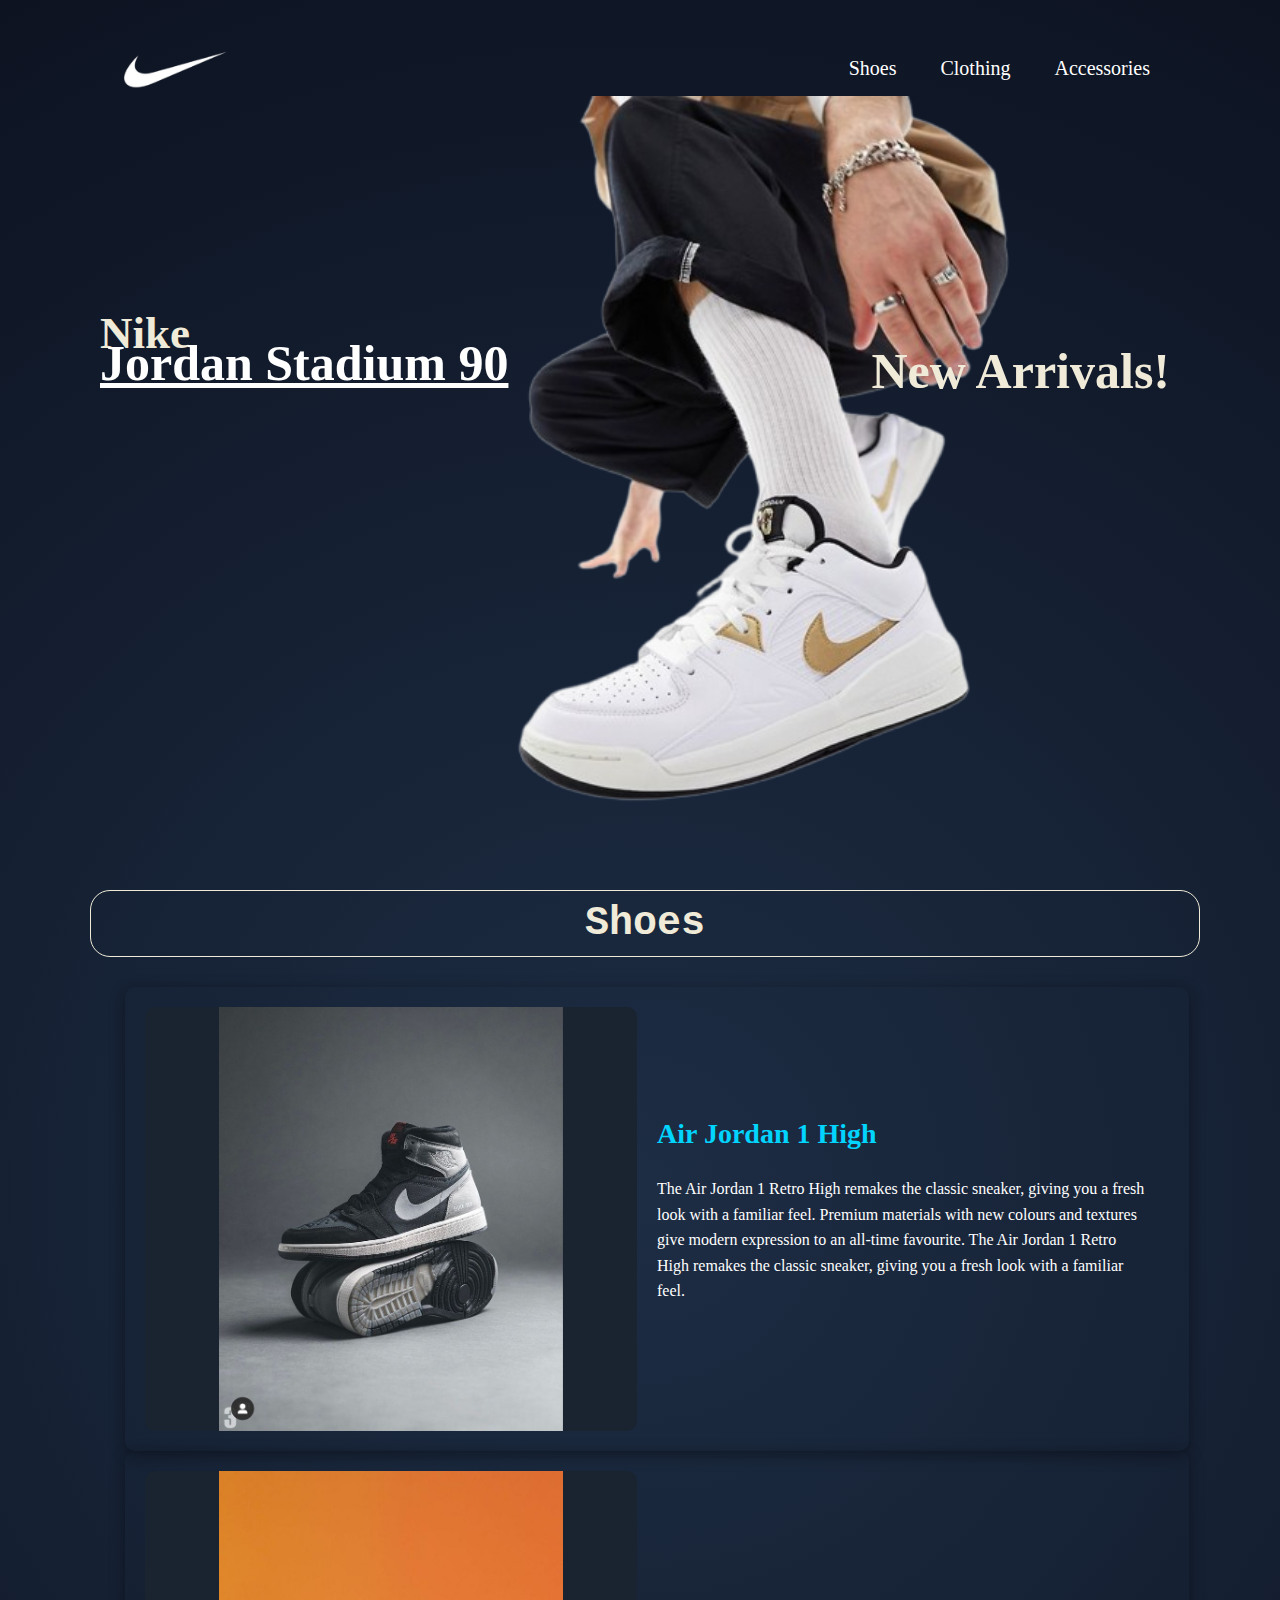
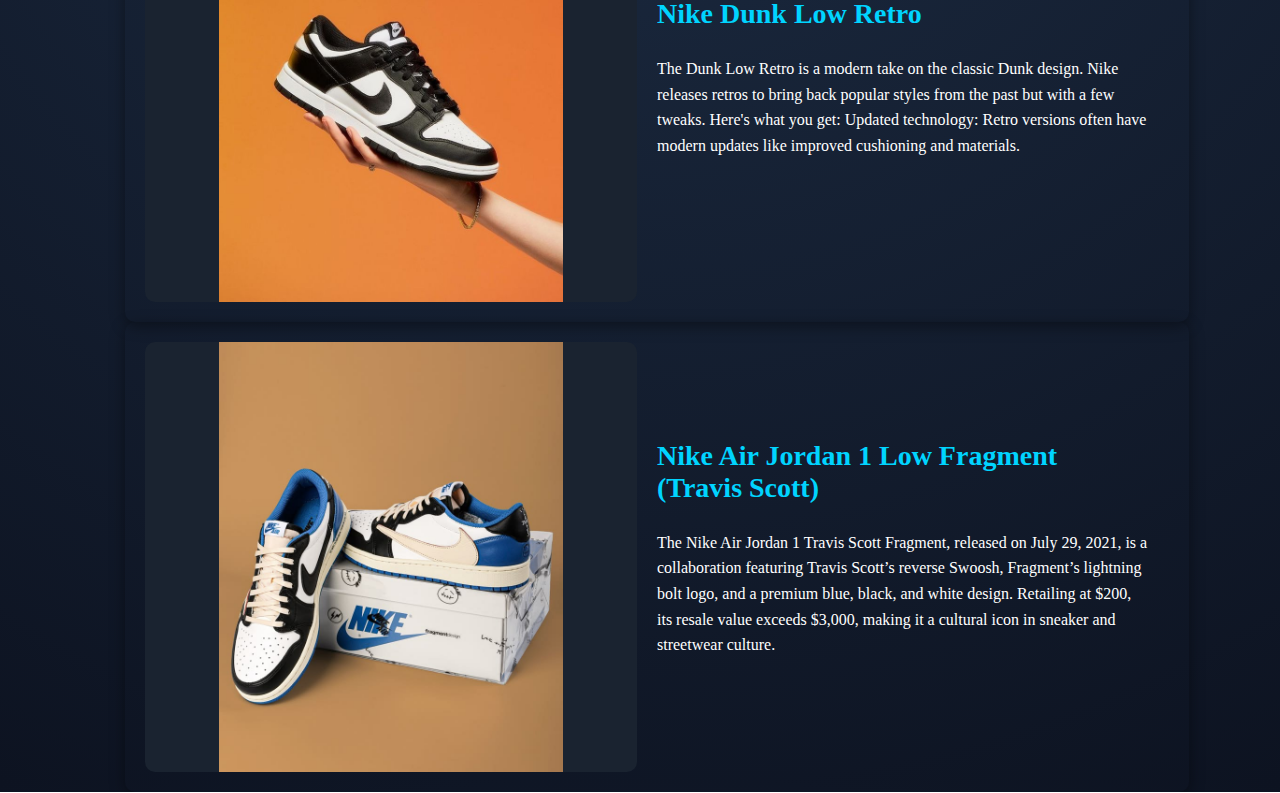
<file: Task 1/index.html>
<!DOCTYPE html>
<html lang="en">

<head>
    <meta charset="UTF-8">
    <meta name="viewport" content="width=device-width, initial-scale=1.0">
    <link rel="stylesheet" href="index.css">
    <title>Nike India</title>
</head>

<body>
    <div class="header">
        <div class="navbar">
            <div class="logo">
                <img src="logo.png" alt="Logo">

                <ul class="list">
                    <a href="#shoes">
                        <li>
                            Shoes
                        </li>
                    </a>
                    <a>
                        <li>
                            Clothing
                        </li>
                    </a>
                    <a>
                        <li>
                            Accessories
                        </li>
                    </a>
                </ul>
            </div>
        </div>
    </div>
    <section id="#main" class="photo">
        <img src="main.png" alt="main pic">
    </section>
    <section class="left">
        <h2>Nike</h2>
        <h1>Jordan Stadium 90</h1>
    </section>
    <section class="right">
        <h2>
            New Arrivals!
        </h2>
    </section>
    <h3 id="shoes">
        Shoes
    </h3>
    <section class="container">
        
        <div class="image-section">
            <img src="pic1.jpg" alt="Nike Sneakers">
        </div>
        <div class="description-section">
            <h1>Air Jordan 1 High</h1>
            <p>
                The Air Jordan 1 Retro High remakes the classic sneaker, giving you a fresh look with a familiar feel.
                Premium materials with new colours and textures give modern expression to an all-time favourite. The Air
                Jordan 1 Retro High remakes the classic sneaker, giving you a fresh look with a familiar feel.
            </p>
        </div>
    </section>

    <section class="container">
        <div class="image-section">
            <img src="pic2.jpg" alt="Nike Sneakers">
        </div>
        <div class="description-section">
            <h1>Nike Dunk Low Retro</h1>
            <p>
                The Dunk Low Retro is a modern take on the classic Dunk design. Nike releases retros to bring back
                popular styles from the past but with a few tweaks. Here's what you get: Updated technology: Retro
                versions often have modern updates like improved cushioning and materials.
        </div>
    </section>
    <section class="container">
        <div class="image-section">
            <img src="pic3.jpg" alt="Nike Sneakers">
        </div>
        <div class="description-section">
            <h1>Nike Air Jordan 1 Low Fragment (Travis Scott)</h1>
            <p>
                The Nike Air Jordan 1 Travis Scott Fragment, released on July 29, 2021, is a collaboration featuring
                Travis Scott’s reverse Swoosh, Fragment’s lightning bolt logo, and a premium blue, black, and white
                design. Retailing at $200, its resale value exceeds $3,000, making it a cultural icon in sneaker and
                streetwear culture.
        </div>
    </section>

</body>

</html>
</file>
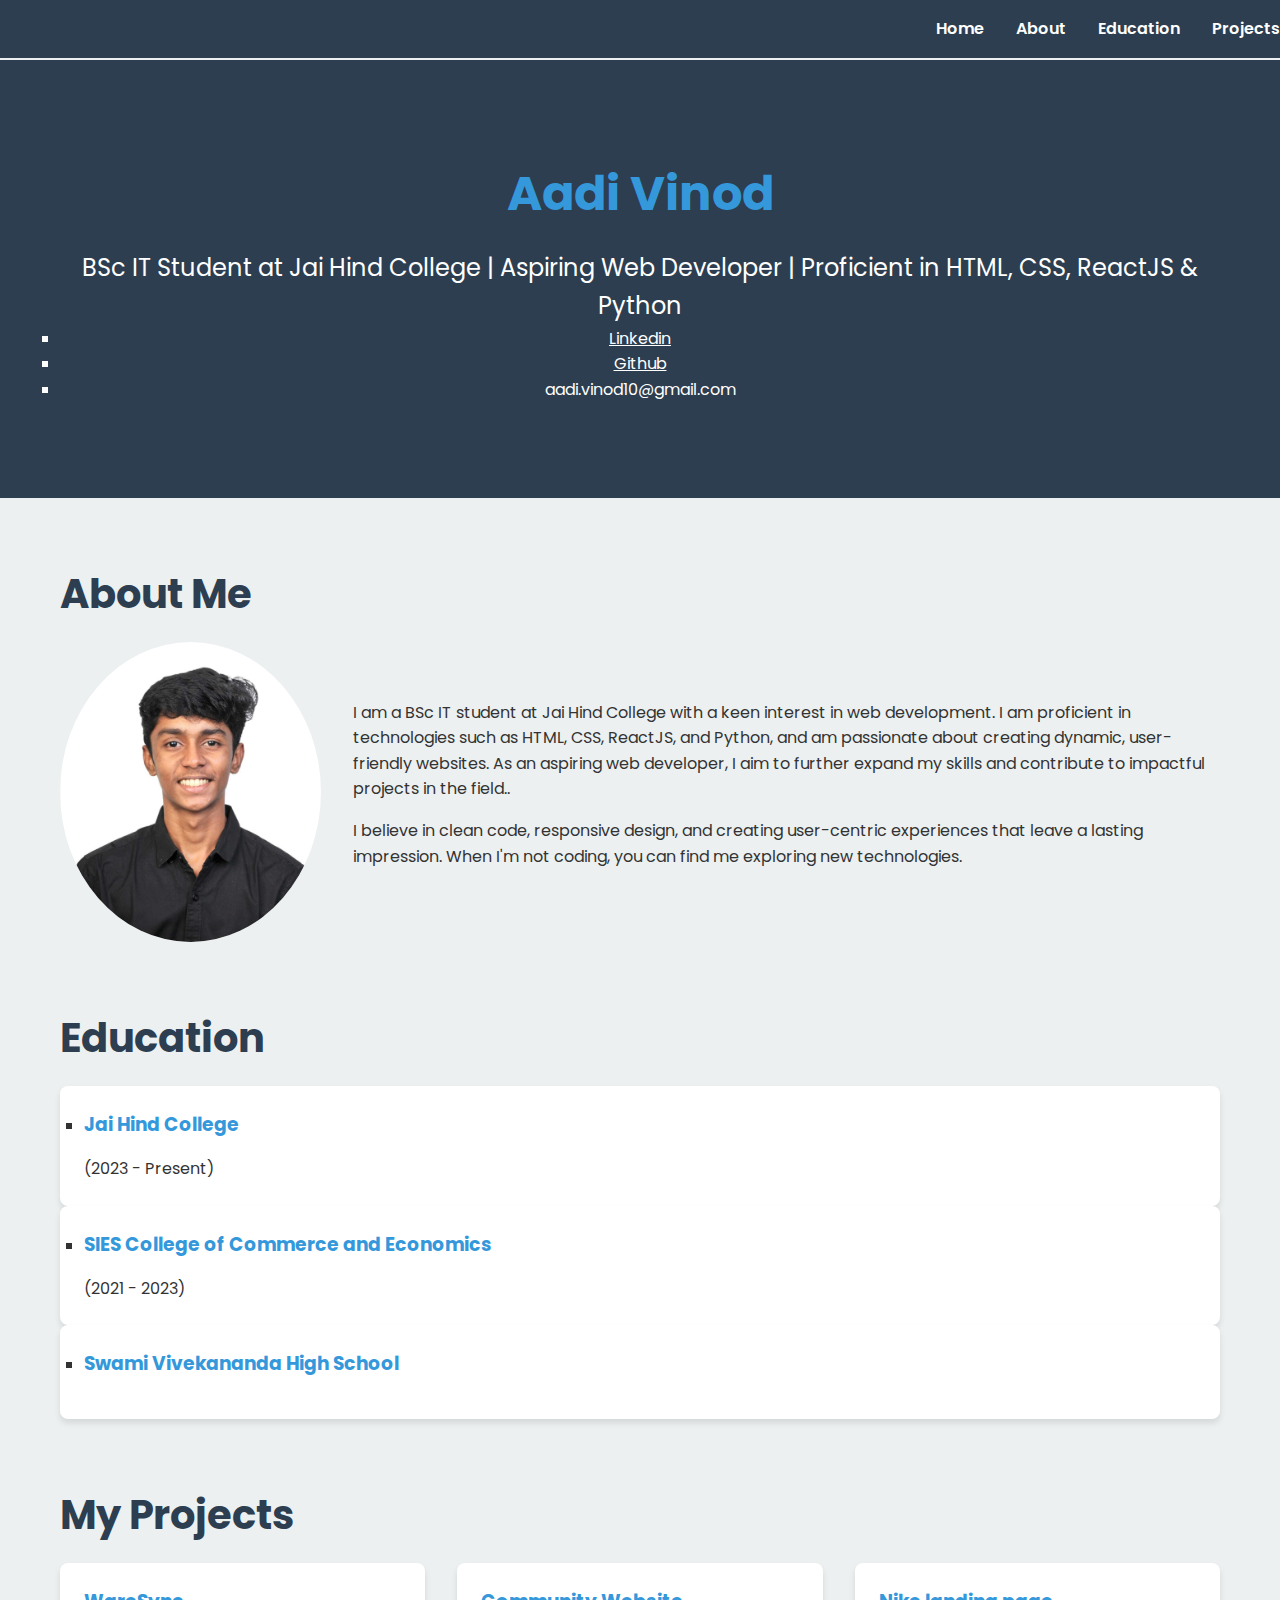
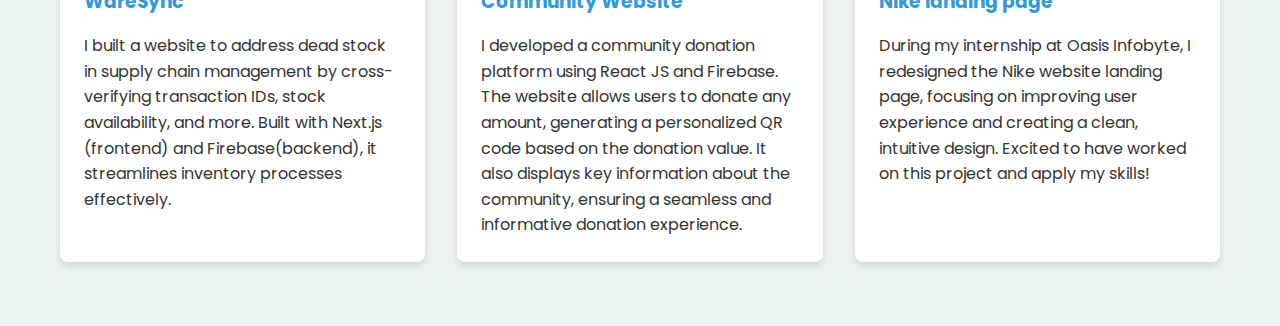
<file: Task 2/index.html>
<!DOCTYPE html>
<html lang="en">

<head>
    <meta charset="UTF-8">
    <meta name="viewport" content="width=device-width, initial-scale=1.0">
    <title>Aadi Vinod</title>
    <link rel="stylesheet" href="styles.css">
    <link href="https://fonts.googleapis.com/css2?family=Poppins:wght@300;400;600;700&display=swap" rel="stylesheet">
</head>

<body>
    <header>
        <nav>
            <ul>
                <li><a href="#home">Home</a></li>
                <li><a href="#about">About</a></li>
                <li><a href="#education">Education</a></li>
                <li><a href="#projects">Projects</a></li>
            </ul>
        </nav>
    </header>

    <main>
        <section id="home">
            <div class="container">
                <h1>Aadi Vinod</h1>
                <p>BSc IT Student at Jai Hind College | Aspiring Web Developer | Proficient in HTML, CSS, ReactJS &
                    Python</p>
                <li><a href="https://www.linkedin.com/in/aadi-vinod-3ba133321/">Linkedin</a></li>
                <li><a href="https://github.com/aadivinod">Github</a></li>
                <li>aadi.vinod10@gmail.com</a></li>
            </div>
        </section>

        <section id="about">
            <div class="container">
                <h2>About Me</h2>
                <div class="about-content">
                    <img src="pic.jpeg" alt="John Doe" class="profile-img">
                    <div class="about-text">
                        <p>I am a BSc IT student at Jai Hind College with a keen interest in web development. I am
                            proficient in technologies such as HTML, CSS, ReactJS, and Python, and am passionate about
                            creating dynamic, user-friendly websites. As an aspiring web developer, I aim to further
                            expand my skills and contribute to impactful projects in the field..</p>
                        <p>I believe in clean code, responsive design, and creating user-centric experiences that leave
                            a lasting impression. When I'm not coding, you can find me exploring new technologies.</p>
                    </div>
                </div>
            </div>
        </section>
        <section id="education" class="container">
            <h2>Education</h2>
            
            <ul>
                <div class="project-card1"><li><h3>Jai Hind College</h3> (2023 - Present)</li></div>
                <div class="project-card1"><li><h3>SIES College of Commerce and Economics</h3> (2021 - 2023)</li></div>
                <div class="project-card1"><li><h3>Swami Vivekananda High School</h3></li></div>
            </ul>
            
        </section>
        <section id="projects">
            <div class="container">
                <h2>My Projects</h2>
                <div class="project-grid">
                    <div class="project-card">
                        <h3>WareSync</h3>
                        <p>I built a website to address dead stock in supply chain management by cross-verifying
                            transaction IDs, stock availability, and more. Built with Next.js (frontend) and
                            Firebase(backend), it streamlines inventory processes effectively. </p>
                    </div>
                    <div class="project-card">
                        <h3>Community Website</h3>
                        <p>I developed a community donation platform using React JS and Firebase. The website allows
                            users to donate any amount, generating a personalized QR code based on the donation value.
                            It also displays key information about the community, ensuring a seamless and informative
                            donation experience.</p>
                    </div>
                    <div class="project-card">
                        <h3>Nike landing page</h3>
                        <p>During my internship at Oasis Infobyte, I redesigned the Nike website landing page, focusing
                            on improving user experience and creating a clean, intuitive design. Excited to have worked
                            on this project and apply my skills!</p>
                    </div>
                </div>
            </div>
        </section>
       
    </main>
</body>

</html>
</file>
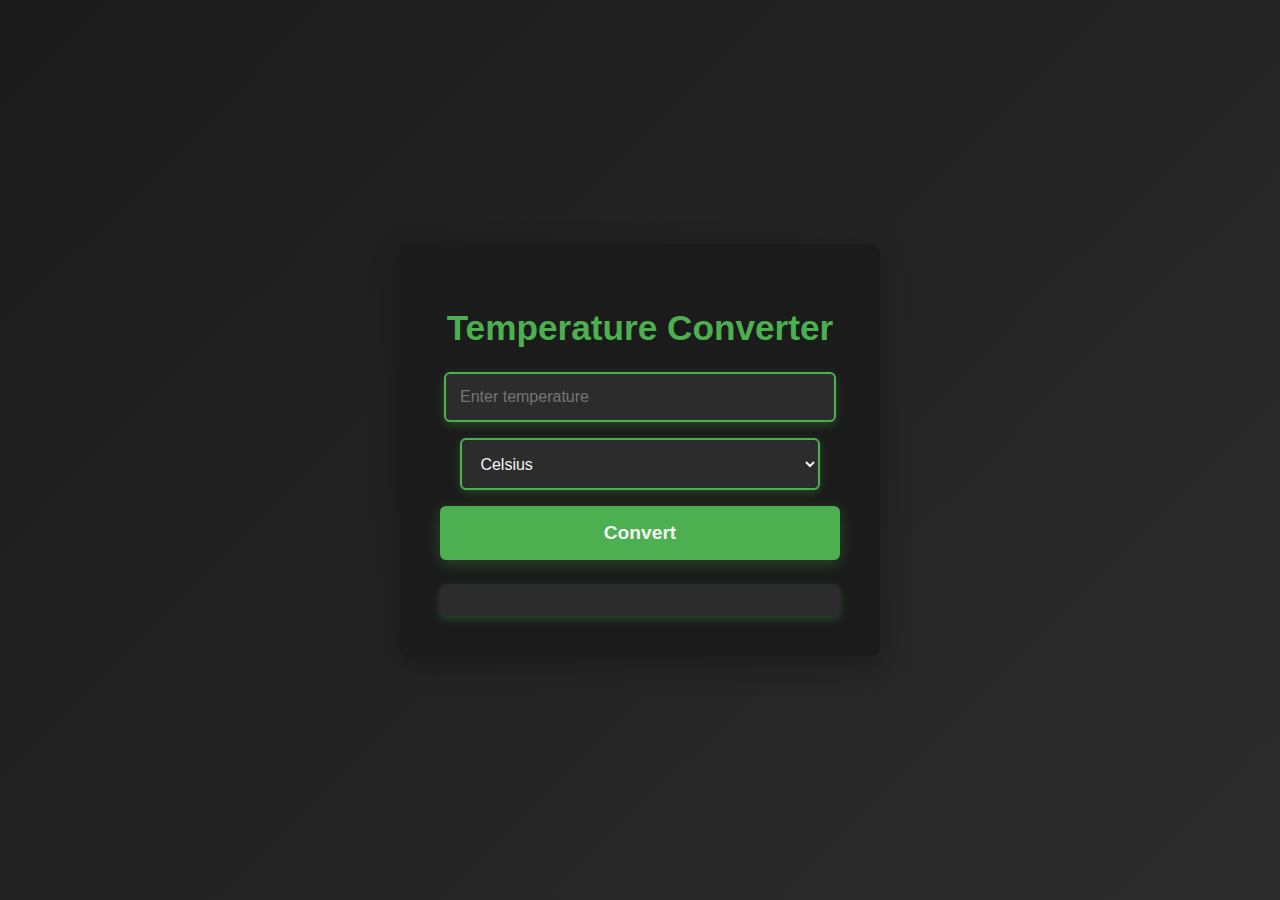
<file: Task 3/index.html>
<!DOCTYPE html>
<html lang="en">
<head>
    <meta charset="UTF-8">
    <meta name="viewport" content="width=device-width, initial-scale=1.0">
    <title>Temperature Converter</title>
    <style>
        :root {
            --primary-color: #4caf50;
            --secondary-color: #388e3c;
            --background-color: #1b1b1b;
            --text-color: #f5f5f5;
            --input-bg-color: #2c2c2c;
            --input-border-color: #4caf50;
            --button-bg-color: #4caf50;
            --button-hover-bg-color: #388e3c;
            --error-color: #e74c3c;
            --result-bg-color: #2c2c2c;
            --shadow-color: rgba(76, 175, 80, 0.3);
        }

        body {
            font-family: 'Roboto', Arial, sans-serif;
            margin: 0;
            height: 100vh;
            display: flex;
            justify-content: center;
            align-items: center;
            background: linear-gradient(135deg, #1b1b1b, #2c2c2c);
            color: var(--text-color);
        }

        .container {
            background-color: var(--background-color);
            padding: 2.5rem;
            border-radius: 10px;
            box-shadow: 0 8px 30px rgba(0, 0, 0, 0.3);
            text-align: center;
            width: 100%;
            max-width: 400px;
        }

        h1 {
            font-size: 2.2rem;
            color: var(--primary-color);
            margin-bottom: 1.5rem;
        }

        .input-group {
            margin-bottom: 1rem;
        }

        input[type="number"], select {
            width: 90%;
            padding: 0.9rem;
            font-size: 1rem;
            border-radius: 6px;
            border: 2px solid var(--input-border-color);
            background-color: var(--input-bg-color);
            color: var(--text-color);
            outline: none;
            box-shadow: 0 3px 8px var(--shadow-color);
            transition: border-color 0.3s, box-shadow 0.3s;
        }

        input[type="number"]:focus, select:focus {
            border-color: var(--secondary-color);
            box-shadow: 0 0 10px var(--primary-color);
        }

        button {
            width: 100%;
            padding: 1rem;
            font-size: 1.2rem;
            font-weight: bold;
            background-color: var(--button-bg-color);
            border: none;
            border-radius: 6px;
            color: var(--text-color);
            cursor: pointer;
            transition: background-color 0.5s, box-shadow 0.5s;
            box-shadow: 0 4px 15px var(--shadow-color);
        }

        button:hover {
            background-color: var(--button-hover-bg-color);
            box-shadow: 0 6px 20px rgba(56, 142, 60, 0.5);
        }

        .result {
            margin-top: 1.5rem;
            padding: 1rem;
            background-color: var(--result-bg-color);
            border-radius: 6px;
            color: var(--primary-color);
            font-size: 1.3rem;
            font-weight: bold;
            box-shadow: 0 3px 8px var(--shadow-color);
        }

        .error {
            color: var(--error-color);
            margin-top: 1rem;
            font-size: 0.9rem;
        }

        @media (max-width: 480px) {
            .container {
                padding: 2rem;
            }

            h1 {
                font-size: 1.8rem;
            }

            button {
                font-size: 1rem;
            }
        }
    </style>
</head>
<body>

<div class="container">
    <h1>Temperature Converter</h1>
    <div class="input-group">
        <input type="number" id="temperature" placeholder="Enter temperature" step="0.01">
    </div>
    <div class="input-group">
        <select id="unit">
            <option value="celsius">Celsius</option>
            <option value="fahrenheit">Fahrenheit</option>
            <option value="kelvin">Kelvin</option>
        </select>
    </div>
    <button onclick="convertTemperature()">Convert</button>
    <div id="errorMessage" class="error"></div>
    <div id="convertedTemperature" class="result"></div>
</div>

<script>
    function convertTemperature() {
        const temp = parseFloat(document.getElementById('temperature').value);
        const unit = document.getElementById('unit').value;
        const errorMessage = document.getElementById('errorMessage');
        const convertedTemperature = document.getElementById('convertedTemperature');

        errorMessage.textContent = '';
        convertedTemperature.textContent = '';

        if (isNaN(temp)) {
            errorMessage.textContent = 'Please enter a valid number!';
            return;
        }

        let result, unitLabel;

        switch (unit) {
            case 'celsius':
                result = (temp * 9/5) + 32;
                unitLabel = '°F';
                break;
            case 'fahrenheit':
                result = (temp - 32) * 5/9;
                unitLabel = '°C';
                break;
            case 'kelvin':
                result = temp - 273.15;
                unitLabel = '°C';
                break;
        }

        convertedTemperature.textContent = `${result.toFixed(2)} ${unitLabel}`;
    }
</script>

</body>
</html>
</file>
<file: Task 1/index.css>
body {
    margin: 0px;
    padding: 0px;
    justify-content: center;
    align-items: center;
    background: radial-gradient(circle, #1D2D44, #0D1321);
}

.header {
    padding-top: 1px;
    padding-left: 20px;
    position: relative;
}

.header .navbar .logo .list a li {
    display: inline-block;
    text-decoration: none;
    color: white;
    padding: 20px;
    font-size: 20px;
    border-radius: 10px;
    position: relative;
}

.header .navbar .logo .list  {
    float: right;
    padding-right: 110px;
    padding-top: 20px;
}

.header .navbar .logo .list a :hover{
    color: #0D1321;
    background-color: white;
    transition: 0.5s ease;

}

.header .logo img {
    width: 150px;
    height: 100px;
    float: left;
    padding-top: 20px;
    align-items: center;
    padding-left: 80px;
}

.photo {
    padding-left: 500px;
}

.photo img {
    position: relative;
    height: 710px;
    opacity: 1;
    bottom: 20px;
}

.left h1 {
    position: absolute;
    top: 300px;
    color: white;
    left: 100px;
    font-size: 50px;
    font-family: Cambria, Cochin, Georgia, Times, 'Times New Roman', serif;
    text-decoration: underline ;
}

.left h2 {
    position: absolute;
    left: 100px;
    top: 270px;
    font-size: 45px;
    color: #F0EBD8;
    font-family: Cambria, Cochin, Georgia, Times, 'Times New Roman', serif;
}

.right h2 {
    position: absolute;
    color: #F0EBD8;
    right: 110px;
    top: 300px;
    font-family: Cambria, Cochin, Georgia, Times, 'Times New Roman', serif;
    font-size: 50px;
}
a{
    text-decoration: none;
}
.second{
    /*background-image:url(1.png);*/
    width: 100%;
    height: 100%;
    background-color:#0D1321;
    position: relative;
}
h3
{
    position:relative;
    width: 85%;
    text-align: center;
    left:90px;
    font-size: 40px;
    color:#F0EBD8;
    top: 20px;
    padding: 10px;
    border-radius: 20px;
    font-family:monospace;
    border: 1px solid ;
}
h3 :hover{
    background-color: #0D1321;
    color: white;
    cursor: pointer;

}
.container {
    position: relative;
    display: flex;
    width: 80%;
    left: 125px;
    border-radius: 10px;
    overflow: hidden;
    box-shadow: 0 4px 15px rgba(0, 0, 0, 0.4);
    top: 10px;
    padding: 20px;
  }
  .image-section {
    flex: 1;
    display: flex;
    justify-content: center;
    position: relative;
    background-color: #1a2330;
    border-radius: 10px;
    
  }
  .image-section img {
    width: 70%;
    height: 100%;
    
  }
  .description-section {
    flex: 1;
    padding: 20px;
    display: flex;
    position: relative;    
    flex-direction: column;
    justify-content: center;
  }
  .description-section h1 {
    margin-bottom: 10px;
    margin-top:0 ;
    font-size: 28px;
    color: #00d4ff;
  }
  .description-section p {
    line-height: 1.6;
    font-size: 16px;
    color: white;
  }

/*.container {
    display: flex;
    gap: 20px;
    width: 350px;
    height: 450px;
    
}

.box {
    background-color: #f7f7fa;
    border-radius: 8px;
    padding: 5px;
    margin-left: 80px;
}
.box img{
    object-fit:contain;
    width: 350px;
    height: 400px;
    border-radius: 10px;
    display: block;
}
.container .box h3{
    font-family: Cambria, Cochin, Georgia, Times, 'Times New Roman', serif;
    font-size: 20px;
    text-align: center;
    color: #F0EBD8;
}*/
</file>
<file: Task 2/styles.css>
:root {
    --primary-color: #3498db;
    --secondary-color: #2c3e50;
    --background-color: #ecf0f1;
    --text-color: #333;
    --card-background: #fff;
}

* {
    margin: 0;
    padding: 0;
    box-sizing: border-box;
}

body {
    font-family: 'Poppins', sans-serif;
    line-height: 1.6;
    color: var(--text-color);
    background-color: var(--background-color);
}

.container {
    max-width: 1200px;
    margin: 0 auto;
    padding: 0 20px;
}
.container li a{
    color: #fff;
}
.container li{
    list-style-type:square;
}

header {
    background-color: var(--secondary-color);
    padding: 1rem 0;
    position: fixed;
    width: 100%;
    
}

nav ul {
    display: flex;
    justify-content: flex-end;
    list-style-type: none;
}

nav ul li {
    margin-left: 2rem;
}

nav ul li a {
    color: #fff;
    text-decoration: none;
    font-weight: 600;
    transition: color 0.3s ease;
}

nav ul li a:hover {
    color: var(--primary-color);
}

main {
    padding-top: 60px;
}

section {
    padding: 4rem 0;
}

h1, h2, h3 {
    margin-bottom: 1rem;
}

h1 {
    font-size: 3rem;
    color: var(--primary-color);
}

h2 {
    font-size: 2.5rem;
    color: var(--secondary-color);
}


#home {
    background-color: var(--secondary-color);
    color: #fff;
    text-align: center;
    padding: 6rem 0;
}

#home p {
    font-size: 1.5rem;
    margin-top: 1rem;
}

.about-content {
    display: flex;
    align-items: center;
    gap: 2rem;
}

.profile-img {
    width: 300px;
    height: 300px;
    border-radius: 50%;
    object-fit: cover;
}

.about-text p {
    margin-bottom: 1rem;
}


.project-grid {
    display: grid;
    grid-template-columns: repeat(auto-fit, minmax(300px, 1fr));
    gap: 2rem;
}

.project-card {
    background-color: var(--card-background);
    border-radius: 8px;
    padding: 1.5rem;
    box-shadow: 0 4px 6px rgba(0, 0, 0, 0.1);
    transition: transform 0.3s ease;
}

.project-card:hover {
    transform: translateY(-10px);
}

.project-card h3 {
    color: var(--primary-color);
}


.contact-form {
    max-width: 600px;
    margin: 0 auto;
}

.form-group {
    margin-bottom: 1.5rem;
}

label {
    display: block;
    margin-bottom: 0.5rem;
    font-weight: 600;
}

input, textarea {
    width: 100%;
    padding: 0.8rem;
    border: 1px solid #ddd;
    border-radius: 4px;
    font-size: 1rem;
}

textarea {
    height: 150px;
}

button {
    background-color: var(--primary-color);
    color: #fff;
    padding: 0.8rem 1.5rem;
    border: none;
    border-radius: 4px;
    cursor: pointer;
    font-size: 1rem;
    font-weight: 600;
    transition: background-color 0.3s ease;
}

button:hover {
    background-color: #2980b9;
}

@media (max-width: 768px) {
    nav ul {
        flex-direction: column;
        align-items: center;
    }

    nav ul li {
        margin: 0.5rem 0;
    }

    .about-content {
        flex-direction: column;
        text-align: center;
    }

    .profile-img {
        width: 200px;
        height: 200px;
    }

    h1 {
        font-size: 2.5rem;
    }

    h2 {
        font-size: 2rem;
    }
}
.project-card1 {
    background-color: var(--card-background);
    border-radius: 8px;
    padding: 1.5rem;
    box-shadow: 0 4px 6px rgba(0, 0, 0, 0.1);
    transition: transform 0.3s ease;
}

.project-card1:hover {
    transform: translateX(-10px);
}

.project-card1 h3 {
    color: var(--primary-color);
}
</file>
